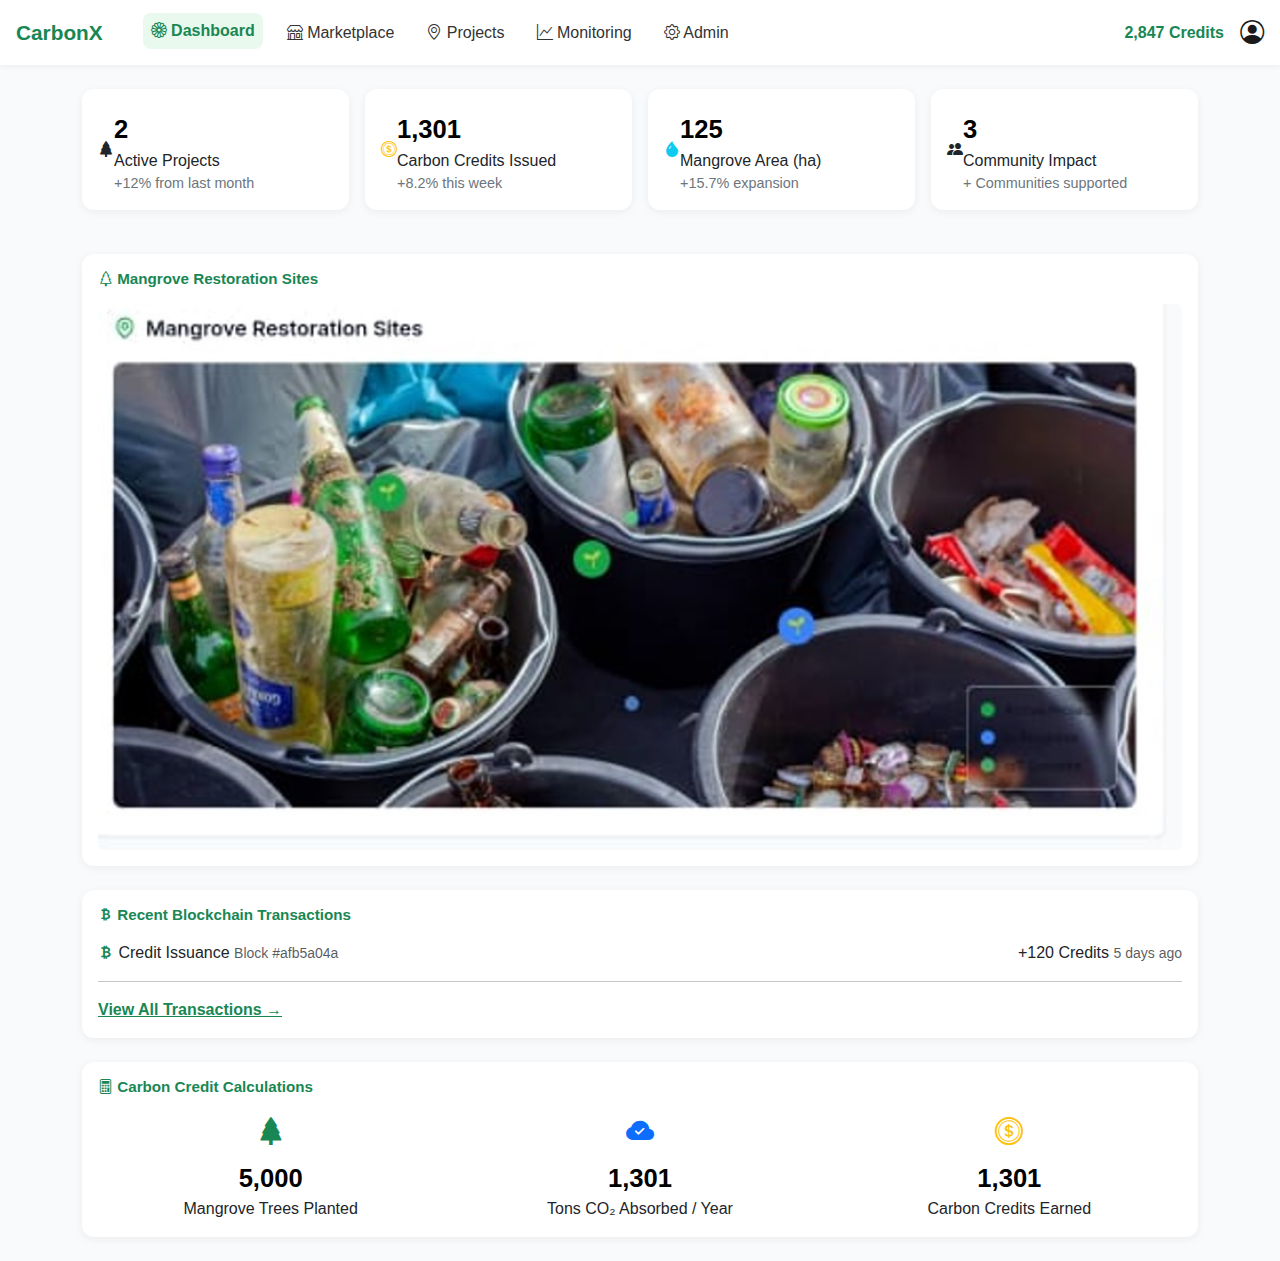
<file: index.html>
<!DOCTYPE html>
<html lang="en">
<head>
  <meta charset="UTF-8">
  <title>CarbonX Dashboard</title>
  <!-- Bootstrap 5 -->
  <link href="https://cdn.jsdelivr.net/npm/bootstrap@5.3.0/dist/css/bootstrap.min.css" rel="stylesheet">
  <!-- Bootstrap Icons -->
  <link href="https://cdn.jsdelivr.net/npm/bootstrap-icons@1.10.5/font/bootstrap-icons.css" rel="stylesheet">
   <link rel="stylesheet" href="style.css">
  
</head>
<body>
  <!-- Navbar placeholder -->
  <div id="navbar"></div>

  <div class="container my-4">
    <!-- Stats -->
    <div class="row g-3 mb-4">
      <div class="col-md-3">
        <div class="card p-3">
          <div class="d-flex align-items-center">
            <i class="bi bi-tree-fill symbol"></i>
            <div>
              <div class="stat-value">2</div>
              <div class="stat-label">Active Projects</div>
              <div class="stat-change">+12% from last month</div>
            </div>
          </div>
        </div>
      </div>
      <div class="col-md-3">
        <div class="card p-3">
          <div class="d-flex align-items-center">
            <i class="bi bi-coin symbol text-warning"></i>
            <div>
              <div class="stat-value">1,301</div>
              <div class="stat-label">Carbon Credits Issued</div>
              <div class="stat-change">+8.2% this week</div>
            </div>
          </div>
        </div>
      </div>
      <div class="col-md-3">
        <div class="card p-3">
          <div class="d-flex align-items-center">
            <i class="bi bi-droplet-fill symbol text-info"></i>
            <div>
              <div class="stat-value">125</div>
              <div class="stat-label">Mangrove Area (ha)</div>
              <div class="stat-change">+15.7% expansion</div>
            </div>
          </div>
        </div>
      </div>
      <div class="col-md-3">
        <div class="card p-3">
          <div class="d-flex align-items-center">
            <i class="bi bi-people-fill symbol"></i>
            <div>
              <div class="stat-value">3</div>
              <div class="stat-label">Community Impact</div>
              <div class="stat-change">+ Communities supported</div>
            </div>
          </div>
        </div>
      </div>
    </div>

    <!-- Mangrove Restoration Sites -->
    <div class="card p-3 mb-4">
      <h6 class="section-title"><i class="bi bi-tree"></i> Mangrove Restoration Sites</h6>
      <img src="mangrove.jpg" class="w-100 rounded" alt="Mangrove Sites">
    </div>

    <!-- Recent Blockchain Transactions -->
    <div class="card p-3 mb-4">
      <h6 class="section-title"><i class="bi bi-currency-bitcoin"></i> Recent Blockchain Transactions</h6>
      <div class="transaction d-flex justify-content-between">
        <div><i class="bi bi-currency-bitcoin text-success"></i> Credit Issuance <small class="text-muted">Block #afb5a04a</small></div>
        <div class="credit-green">+120 Credits <small class="text-muted">5 days ago</small></div>
      </div>
      <hr>
      <a href="transactions.html" class="text-success fw-bold">View All Transactions →</a>
    </div>

    <!-- Carbon Credit Calculations -->
    <div class="card p-3">
      <h6 class="section-title"><i class="bi bi-calculator"></i> Carbon Credit Calculations</h6>
      <div class="row text-center">
        <div class="col-md-4">
          <i class="bi bi-tree-fill text-success fs-3"></i>
          <div class="stat-value">5,000</div>
          <div class="stat-label">Mangrove Trees Planted</div>
        </div>
        <div class="col-md-4">
          <i class="bi bi-cloud-check-fill text-primary fs-3"></i>
          <div class="stat-value">1,301</div>
          <div class="stat-label">Tons CO₂ Absorbed / Year</div>
        </div>
        <div class="col-md-4">
          <i class="bi bi-coin text-warning fs-3"></i>
          <div class="stat-value">1,301</div>
          <div class="stat-label">Carbon Credits Earned</div>
        </div>
      </div>
    </div>
  </div>

  <!-- Bootstrap JS -->
  <script src="https://cdn.jsdelivr.net/npm/bootstrap@5.3.0/dist/js/bootstrap.bundle.min.js"></script>

  <!-- Load Navbar dynamically -->
  <script>
    fetch("navbar.html")
      .then(res => res.text())
      .then(data => {
        document.getElementById("navbar").innerHTML = data;

        // Highlight active page
        const currentPage = location.pathname.split("/").pop();
        document.querySelectorAll("#navbar .nav-link").forEach(link => {
          if (link.getAttribute("href") === currentPage) {
            link.classList.add("active");
          }
        });
      });
  </script>
</body>
</html>
</file>
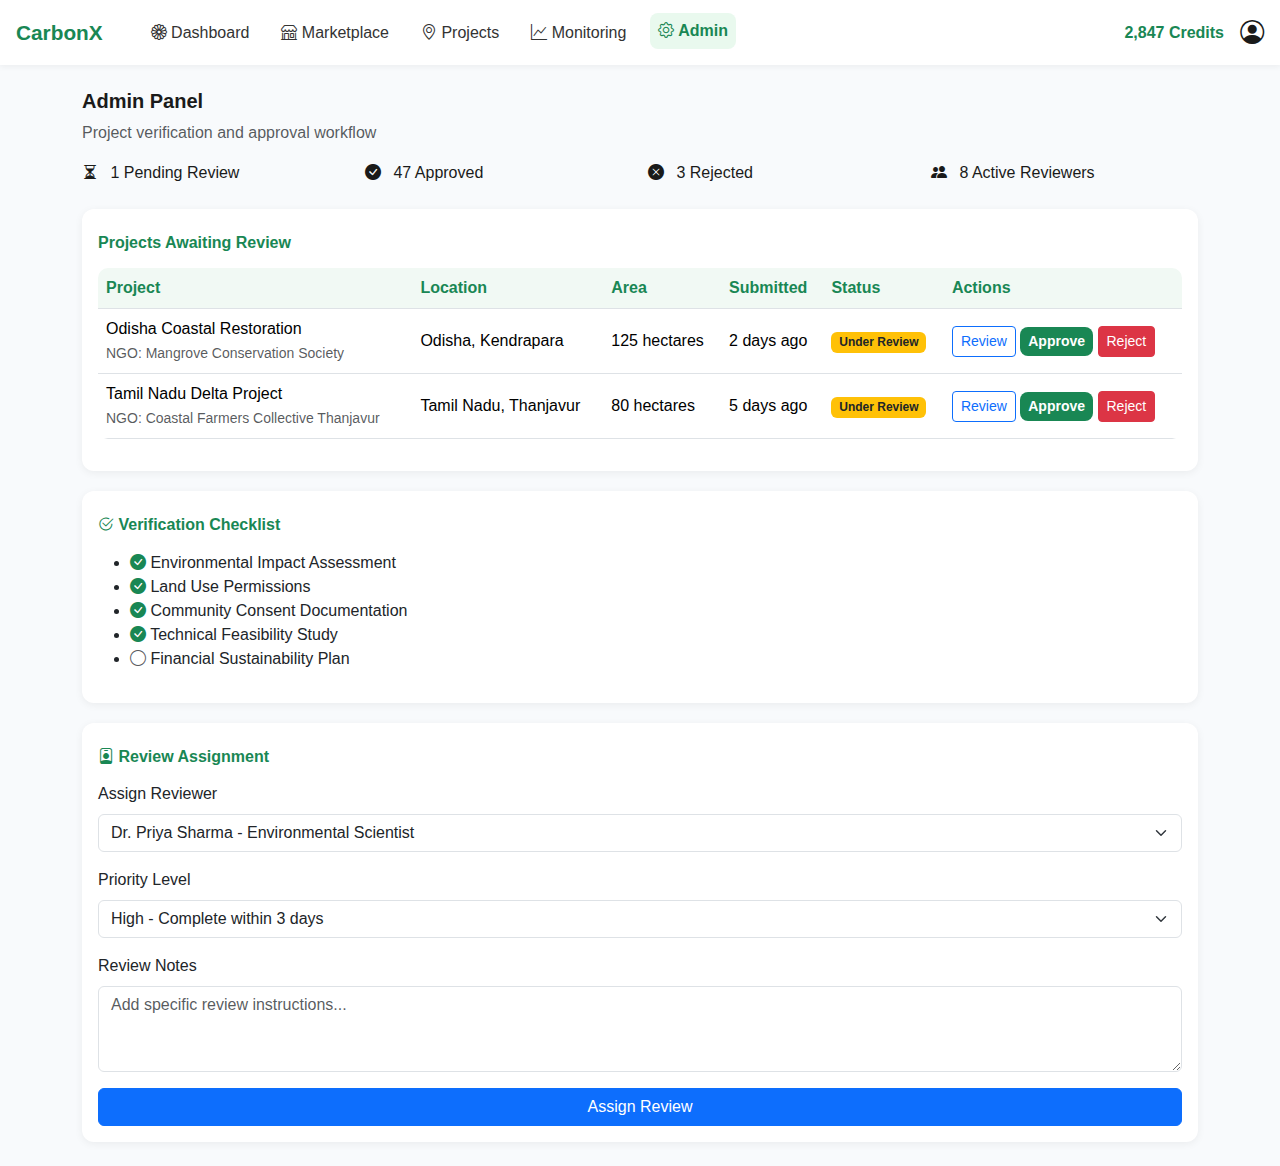
<file: admin.html>
<!DOCTYPE html>
<html lang="en">
<head>
  <meta charset="UTF-8">
  <title>CarbonX | Admin Panel</title>
  <!-- Bootstrap 5 -->
  <link href="https://cdn.jsdelivr.net/npm/bootstrap@5.3.0/dist/css/bootstrap.min.css" rel="stylesheet">
  <!-- Bootstrap Icons -->
  <link href="https://cdn.jsdelivr.net/npm/bootstrap-icons@1.10.5/font/bootstrap-icons.css" rel="stylesheet">
  <link rel="stylesheet" href="style.css">
</head>
<body>

  <!-- Navbar -->
  <div id="navbar"></div>
  <div class="container my-4">
    <h5 class="fw-bold">Admin Panel</h5>
    <p class="text-muted">Project verification and approval workflow</p>

    <!-- Status Boxes -->
    <div class="row g-3 mb-4">
      <div class="col-md-3">
        <div class="status-box status-pending"><i class="bi bi-hourglass-split me-2"></i> 1 Pending Review</div>
      </div>
      <div class="col-md-3">
        <div class="status-box status-approved"><i class="bi bi-check-circle-fill me-2"></i> 47 Approved</div>
      </div>
      <div class="col-md-3">
        <div class="status-box status-rejected"><i class="bi bi-x-circle-fill me-2"></i> 3 Rejected</div>
      </div>
      <div class="col-md-3">
        <div class="status-box status-reviewers"><i class="bi bi-people-fill me-2"></i> 8 Active Reviewers</div>
      </div>
    </div>

    <!-- Projects Awaiting Review -->
    <div class="card p-3">
      <h6 class="fw-bold mb-3">Projects Awaiting Review</h6>
      <table class="table align-middle">
        <thead>
          <tr>
            <th>Project</th>
            <th>Location</th>
            <th>Area</th>
            <th>Submitted</th>
            <th>Status</th>
            <th>Actions</th>
          </tr>
        </thead>
        <tbody>
          <tr>
            <td>Odisha Coastal Restoration <br><small class="text-muted">NGO: Mangrove Conservation Society</small></td>
            <td>Odisha, Kendrapara</td>
            <td>125 hectares</td>
            <td>2 days ago</td>
            <td><span class="badge bg-warning text-dark">Under Review</span></td>
            <td>
              <button class="btn btn-sm btn-outline-primary">Review</button>
              <button class="btn btn-sm btn-success btn-toggle" onclick="toggleDecision(this, 'approve')">Approve</button>
              <button class="btn btn-sm btn-danger btn-toggle" onclick="toggleDecision(this, 'reject')">Reject</button>
            </td>
          </tr>
          <tr>
            <td>Tamil Nadu Delta Project <br><small class="text-muted">NGO: Coastal Farmers Collective Thanjavur</small></td>
            <td>Tamil Nadu, Thanjavur</td>
            <td>80 hectares</td>
            <td>5 days ago</td>
            <td><span class="badge bg-warning text-dark">Under Review</span></td>
            <td>
              <button class="btn btn-sm btn-outline-primary">Review</button>
              <button class="btn btn-sm btn-success btn-toggle" onclick="toggleDecision(this, 'approve')">Approve</button>
              <button class="btn btn-sm btn-danger btn-toggle" onclick="toggleDecision(this, 'reject')">Reject</button>
            </td>
          </tr>
        </tbody>
      </table>
    </div>

    <!-- Verification Checklist -->
    <div class="card p-3">
      <h6 class="fw-bold mb-3"><i class="bi bi-check2-circle text-success"></i> Verification Checklist</h6>
      <ul class="checklist">
        <li><i class="bi bi-check-circle-fill text-success"></i> Environmental Impact Assessment</li>
        <li><i class="bi bi-check-circle-fill text-success"></i> Land Use Permissions</li>
        <li><i class="bi bi-check-circle-fill text-success"></i> Community Consent Documentation</li>
        <li><i class="bi bi-check-circle-fill text-success"></i> Technical Feasibility Study</li>
        <li><i class="bi bi-circle text-muted"></i> Financial Sustainability Plan</li>
      </ul>
    </div>

    <!-- Review Assignment -->
    <div class="card p-3">
      <h6 class="fw-bold mb-3"><i class="bi bi-person-badge"></i> Review Assignment</h6>
      <form id="reviewForm">
        <div class="mb-3">
          <label class="form-label">Assign Reviewer</label>
          <select class="form-select">
            <option selected>Dr. Priya Sharma - Environmental Scientist</option>
            <option>Mr. Arjun Mehta - Ecologist</option>
            <option>Ms. Kavita Nair - Policy Specialist</option>
          </select>
        </div>
        <div class="mb-3">
          <label class="form-label">Priority Level</label>
          <select class="form-select">
            <option>High - Complete within 3 days</option>
            <option>Medium - Complete within 7 days</option>
            <option>Low - Complete within 14 days</option>
          </select>
        </div>
        <div class="mb-3">
          <label class="form-label">Review Notes</label>
          <textarea class="form-control" rows="3" placeholder="Add specific review instructions..."></textarea>
        </div>
        <button type="submit" class="btn btn-primary w-100">Assign Review</button>
      </form>
      <div id="reviewMessage" class="alert alert-success mt-3 d-none">✅ Review is saved</div>
    </div>

  </div>

  <script>
    // Toggle Approve/Reject
    function toggleDecision(button, decision) {
      const row = button.closest("tr");
      const approveBtn = row.querySelector(".btn-success");
      const rejectBtn = row.querySelector(".btn-danger");

      if (decision === "approve") {
        approveBtn.classList.add("active");
        rejectBtn.classList.remove("active");
      } else {
        rejectBtn.classList.add("active");
        approveBtn.classList.remove("active");
      }
    }

    // Assign Review form
    document.getElementById("reviewForm").addEventListener("submit", function(e) {
      e.preventDefault();
      document.getElementById("reviewMessage").classList.remove("d-none");
    });
  </script>
<script>
    // Load navbar from external file
    fetch("navbar.html")
      .then(res => res.text())
      .then(data => {
        document.getElementById("navbar").innerHTML = data;

        // Highlight current page
        const links = document.querySelectorAll("#navbar .nav-link");
        links.forEach(link => {
          if (link.getAttribute("href") === location.pathname.split("/").pop()) {
            link.classList.add("active");
          }
        });
      });
  </script>
</body>
</html>
</file>
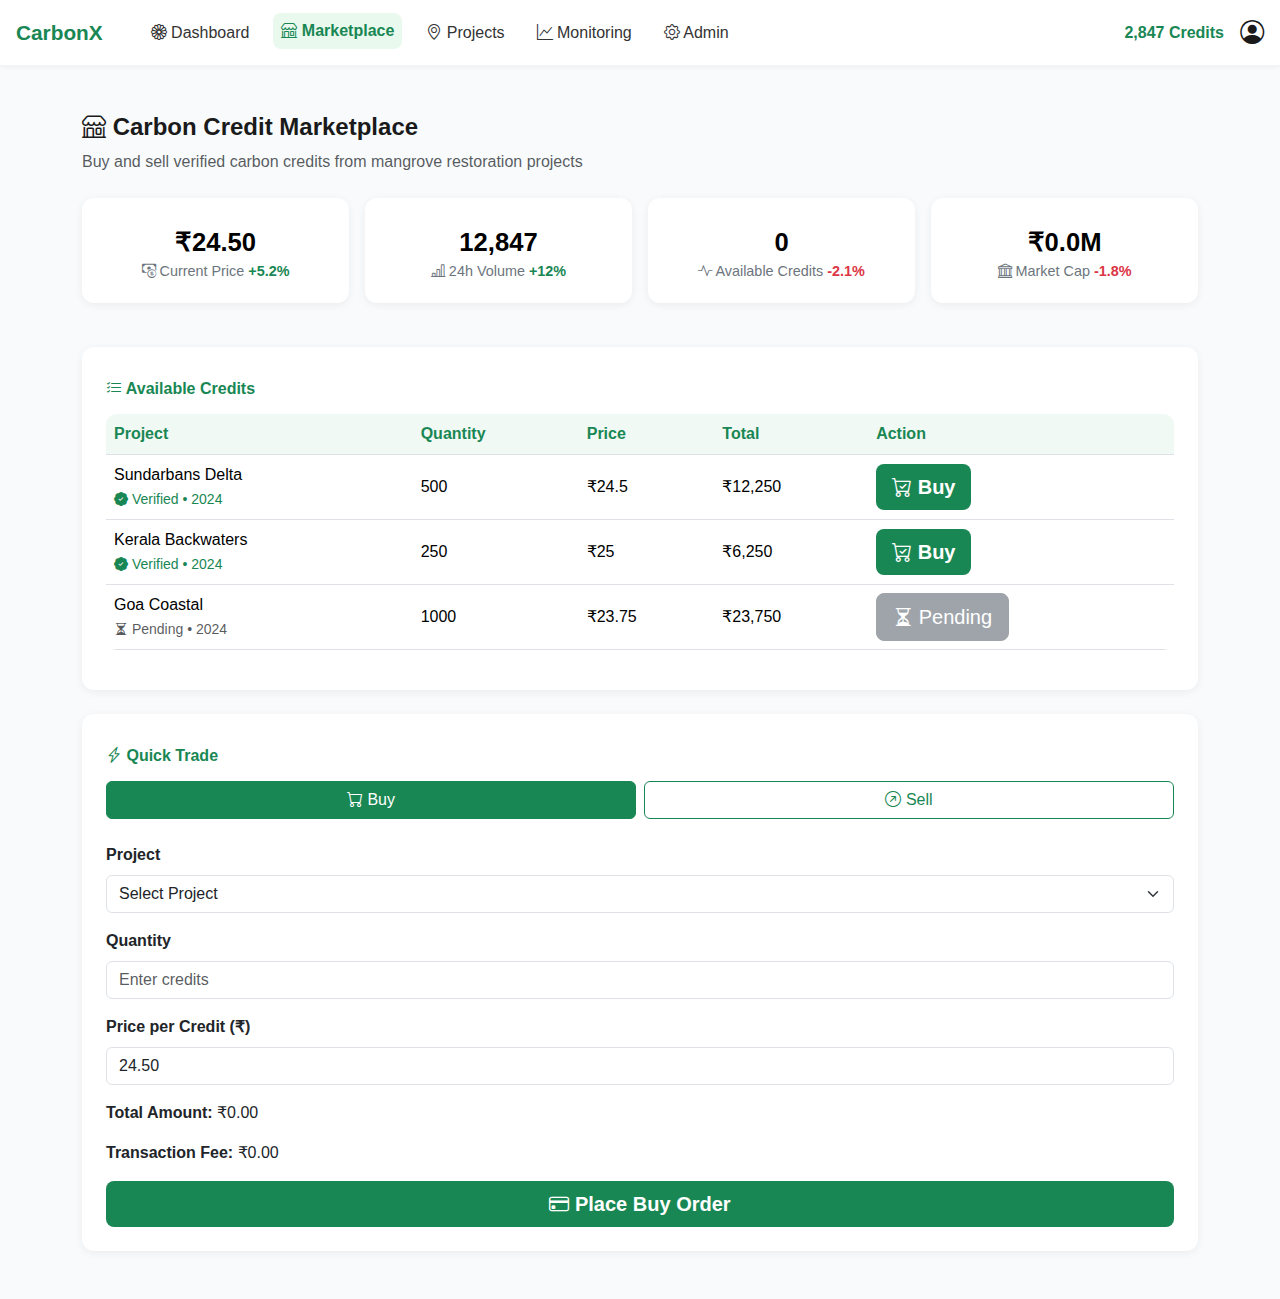
<file: marketplace.html>
<!DOCTYPE html>
<html lang="en">
<head>
  <meta charset="UTF-8">
  <title>CarbonX Marketplace</title>

  <!-- Bootstrap 5 -->
  <link href="https://cdn.jsdelivr.net/npm/bootstrap@5.3.0/dist/css/bootstrap.min.css" rel="stylesheet">

  <!-- Icons -->
  <link href="https://cdn.jsdelivr.net/npm/bootstrap-icons@1.10.5/font/bootstrap-icons.css" rel="stylesheet">
 <link rel="stylesheet" href="style.css">
</head>
<body>

  <!-- Navbar -->
  <div id="navbar"></div>

  <div class="container my-5">

    <!-- Title -->
    <h4 class="fw-bold mb-2"><i class="bi bi-shop"></i> Carbon Credit Marketplace</h4>
    <p class="text-muted mb-4">Buy and sell verified carbon credits from mangrove restoration projects</p>

    <!-- Stats -->
    <div class="row g-3 mb-4">
      <div class="col-md-3">
        <div class="card stat-card">
          <div id="currentPrice" class="stat-value">₹24.50</div>
          <div class="stat-change"><i class="bi bi-cash-coin"></i> Current Price <span class="positive">+5.2%</span></div>
        </div>
      </div>
      <div class="col-md-3">
        <div class="card stat-card">
          <div id="volume24h" class="stat-value">12,847</div>
          <div class="stat-change"><i class="bi bi-bar-chart-line"></i> 24h Volume <span class="positive">+12%</span></div>
        </div>
      </div>
      <div class="col-md-3">
        <div class="card stat-card">
          <div id="availableCredits" class="stat-value">0</div>
          <div class="stat-change"><i class="bi bi-activity"></i> Available Credits <span class="negative">-2.1%</span></div>
        </div>
      </div>
      <div class="col-md-3">
        <div class="card stat-card">
          <div id="marketCap" class="stat-value">₹0.0M</div>
          <div class="stat-change"><i class="bi bi-bank"></i> Market Cap <span class="negative">-1.8%</span></div>
        </div>
      </div>
    </div>

    <!-- Available Credits -->
    <div class="card p-4 mb-4">
      <h6 class="fw-bold mb-3"><i class="bi bi-list-check"></i> Available Credits</h6>
      <table class="table">
        <thead>
          <tr>
            <th>Project</th>
            <th>Quantity</th>
            <th>Price</th>
            <th>Total</th>
            <th>Action</th>
          </tr>
        </thead>
        <tbody>
          <tr>
            <td>Sundarbans Delta <br><small class="text-success"><i class="bi bi-patch-check-fill"></i> Verified • 2024</small></td>
            <td>500</td>
            <td>₹24.5</td>
            <td>₹12,250</td>
            <td><button class="btn btn-success btn-lg"><i class="bi bi-cart-check"></i> Buy</button></td>
          </tr>
          <tr>
            <td>Kerala Backwaters <br><small class="text-success"><i class="bi bi-patch-check-fill"></i> Verified • 2024</small></td>
            <td>250</td>
            <td>₹25</td>
            <td>₹6,250</td>
            <td><button class="btn btn-success btn-lg"><i class="bi bi-cart-check"></i> Buy</button></td>
          </tr>
          <tr>
            <td>Goa Coastal <br><small class="text-muted"><i class="bi bi-hourglass-split"></i> Pending • 2024</small></td>
            <td>1000</td>
            <td>₹23.75</td>
            <td>₹23,750</td>
            <td><button class="btn btn-secondary btn-lg" disabled><i class="bi bi-hourglass-split"></i> Pending</button></td>
          </tr>
        </tbody>
      </table>
    </div>

    <!-- Quick Trade -->
    <div class="card p-4">
      <h6 class="fw-bold mb-3"><i class="bi bi-lightning-charge"></i> Quick Trade</h6>

      <!-- Tabs -->
      <div class="d-flex gap-2 mb-4">
        <button class="btn btn-outline-success tab-btn active w-50" id="buyTab"><i class="bi bi-cart"></i> Buy</button>
        <button class="btn btn-outline-success tab-btn w-50" id="sellTab"><i class="bi bi-arrow-up-right-circle"></i> Sell</button>
      </div>

      <!-- Form -->
      <form id="marketForm" class="form-section">
        <div class="mb-3">
          <label class="form-label fw-bold">Project</label>
          <select class="form-select" id="projectName" required>
            <option value="">Select Project</option>
            <option value="24.5">Sundarbans Delta</option>
            <option value="25">Kerala Backwaters</option>
            <option value="23.75">Goa Coastal</option>
          </select>
        </div>
        <div class="mb-3">
          <label class="form-label fw-bold">Quantity</label>
          <input type="number" class="form-control" id="credits" placeholder="Enter credits" required>
        </div>
        <div class="mb-3">
          <label class="form-label fw-bold">Price per Credit (₹)</label>
          <input type="number" step="0.01" class="form-control" id="price" value="24.50" required>
        </div>
        <div class="mb-3">
          <p><strong>Total Amount:</strong> ₹<span id="totalAmount">0.00</span></p>
          <p><strong>Transaction Fee:</strong> ₹<span id="transactionFee">0.00</span></p>
        </div>
        <button type="submit" class="btn btn-success w-100 fs-5 py-2" id="submitBtn"><i class="bi bi-credit-card"></i> Place Buy Order</button>
      </form>
    </div>

  </div>

  <!-- Bootstrap JS -->
  <script src="https://cdn.jsdelivr.net/npm/bootstrap@5.3.0/dist/js/bootstrap.bundle.min.js"></script>

  <script>
    const buyTab = document.getElementById("buyTab");
    const sellTab = document.getElementById("sellTab");
    const submitBtn = document.getElementById("submitBtn");
    const creditsInput = document.getElementById("credits");
    const priceInput = document.getElementById("price");
    const totalAmount = document.getElementById("totalAmount");
    const transactionFee = document.getElementById("transactionFee");
    const currentPrice = document.getElementById("currentPrice");
    const volume24h = document.getElementById("volume24h");
    const marketCap = document.getElementById("marketCap");
    const projectSelect = document.getElementById("projectName");

    let marketCapValue = 0;
    let volumeValue = 12847;

    // Toggle Buy/Sell Tabs
    buyTab.addEventListener("click", () => {
      buyTab.classList.add("active");
      sellTab.classList.remove("active");
      submitBtn.innerHTML = '<i class="bi bi-credit-card"></i> Place Buy Order';
      submitBtn.classList.remove("btn-danger");
      submitBtn.classList.add("btn-success");
    });

    sellTab.addEventListener("click", () => {
      sellTab.classList.add("active");
      buyTab.classList.remove("active");
      submitBtn.innerHTML = '<i class="bi bi-credit-card"></i> Place Sell Order';
      submitBtn.classList.remove("btn-success");
      submitBtn.classList.add("btn-danger");
    });

    // Auto calculate total + fee
    function calculate() {
      const credits = parseFloat(creditsInput.value) || 0;
      const price = parseFloat(priceInput.value) || 0;
      const total = credits * price;
      const fee = total * 0.02; // 2% fee
      totalAmount.textContent = total.toFixed(2);
      transactionFee.textContent = fee.toFixed(2);

      // Update Current Price live
      if (price > 0) {
        currentPrice.textContent = "₹" + price.toFixed(2);
      }
    }

    creditsInput.addEventListener("input", calculate);
    priceInput.addEventListener("input", calculate);

    // Project selection updates default price
    projectSelect.addEventListener("change", () => {
      if (projectSelect.value) {
        priceInput.value = projectSelect.value;
        calculate();
      }
    });

    // Handle Form Submit
    document.getElementById("marketForm").addEventListener("submit", (e) => {
      e.preventDefault();
      const total = parseFloat(totalAmount.textContent) || 0;
      const credits = parseFloat(creditsInput.value) || 0;

      // Update stats
      volumeValue += credits;
      marketCapValue += total;
      volume24h.textContent = volumeValue.toLocaleString();
      marketCap.textContent = "₹" + (marketCapValue / 1000000).toFixed(1) + "M";

      alert("✅ Order placed successfully!");
      creditsInput.value = "";
      calculate();
    });
  </script>

  <script>
    // Load navbar from external file
    fetch("navbar.html")
      .then(res => res.text())
      .then(data => {
        document.getElementById("navbar").innerHTML = data;

        // Highlight current page
        const links = document.querySelectorAll("#navbar .nav-link");
        links.forEach(link => {
          if (link.getAttribute("href") === location.pathname.split("/").pop()) {
            link.classList.add("active");
          }
        });
      });
  </script>

</body>
</html>
</file>
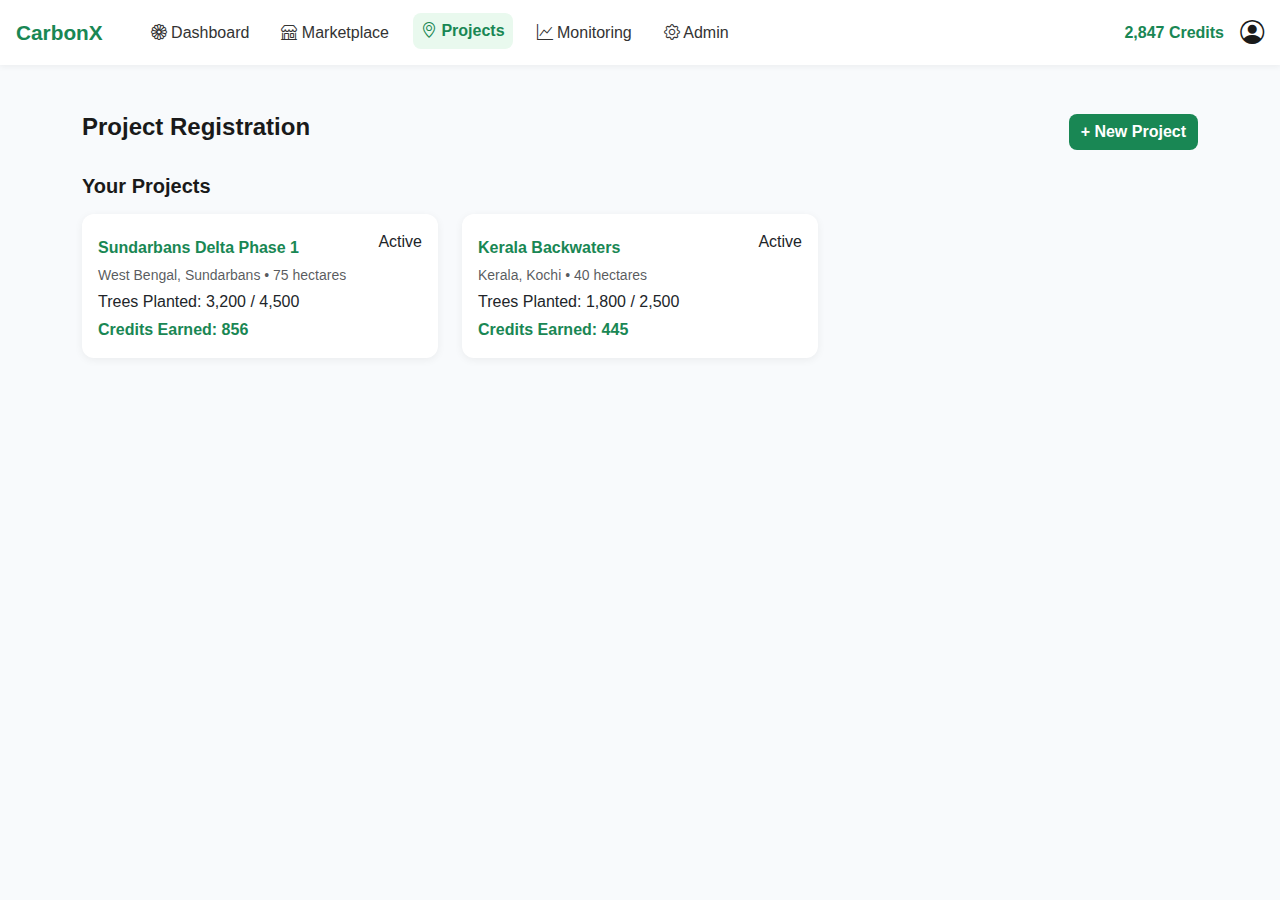
<file: projects.html>
<!DOCTYPE html>
<html lang="en">
<head>
  <meta charset="UTF-8">
  <title>CarbonX Projects</title>
  <link href="https://cdn.jsdelivr.net/npm/bootstrap@5.3.0/dist/css/bootstrap.min.css" rel="stylesheet">
  <link href="https://cdn.jsdelivr.net/npm/bootstrap-icons@1.10.5/font/bootstrap-icons.css" rel="stylesheet">
    <link rel="stylesheet" href="style.css">
  
</head>
<body>

  <!-- Navbar -->
   <div id="navbar"></div>
  <div class="container my-5">

    <!-- Project Registration Header -->
    <div class="d-flex justify-content-between align-items-center mb-4">
      <h4 class="fw-bold">Project Registration</h4>
      <button class="btn btn-success" data-bs-toggle="collapse" data-bs-target="#newProjectForm">
        + New Project
      </button>
    </div>

    <!-- Project Form -->
    <div class="collapse" id="newProjectForm">
      <div class="card p-4 mb-4">
        <h6 class="fw-bold mb-3">Register New Restoration Site</h6>
        <form id="projectForm">
          <div class="row g-3">
            <div class="col-md-6">
              <label class="form-label fw-bold">Project Name *</label>
              <input type="text" class="form-control" id="projectName" required>
            </div>
            <div class="col-md-6">
              <label class="form-label fw-bold">Location *</label>
              <input type="text" class="form-control" id="location" required>
            </div>
            <div class="col-md-4">
              <label class="form-label fw-bold">Area (hectares)</label>
              <input type="number" class="form-control" id="area">
            </div>
            <div class="col-md-4">
              <label class="form-label fw-bold">Expected Trees</label>
              <input type="number" class="form-control" id="trees">
            </div>
            <div class="col-md-4">
              <label class="form-label fw-bold">Project Duration (years)</label>
              <input type="number" class="form-control" id="duration">
            </div>
            <div class="col-12">
              <label class="form-label fw-bold">Project Description *</label>
              <textarea class="form-control" rows="3" id="description" required></textarea>
            </div>
            <div class="col-6">
              <div class="upload-card">
                <i class="bi bi-folder2-open fs-2 text-success"></i>
                <p class="mb-1">Upload maps, permits, surveys</p>
                <small class="text-success">Browse Files</small>
              </div>
            </div>
            <div class="col-6">
              <div class="upload-card">
                <i class="bi bi-file-earmark-text fs-2 text-success"></i>
                <p class="mb-1">Upload EIA reports</p>
                <small class="text-success">Browse Files</small>
              </div>
            </div>
          </div>

          <div class="d-flex justify-content-end gap-2 mt-4">
            <button type="reset" class="btn btn-outline-secondary">Cancel</button>
            <button type="button" class="btn btn-outline-success">Save Draft</button>
            <button type="submit" class="btn btn-success">Submit for Review</button>
          </div>
        </form>
      </div>
    </div>

    <!-- Your Projects -->
    <h5 class="fw-bold mb-3">Your Projects</h5>
    <div class="row" id="projectList">
      <div class="col-md-4 mb-3">
        <div class="card p-3">
          <div class="d-flex justify-content-between">
            <h6 class="fw-bold">Sundarbans Delta Phase 1</h6>
            <span class="status-badge status-active">Active</span>
          </div>
          <p class="text-muted small mb-1">West Bengal, Sundarbans • 75 hectares</p>
          <p class="mb-1">Trees Planted: 3,200 / 4,500</p>
          <p class="mb-0 text-success fw-bold">Credits Earned: 856</p>
        </div>
      </div>

      <div class="col-md-4 mb-3">
        <div class="card p-3">
          <div class="d-flex justify-content-between">
            <h6 class="fw-bold">Kerala Backwaters</h6>
            <span class="status-badge status-active">Active</span>
          </div>
          <p class="text-muted small mb-1">Kerala, Kochi • 40 hectares</p>
          <p class="mb-1">Trees Planted: 1,800 / 2,500</p>
          <p class="mb-0 text-success fw-bold">Credits Earned: 445</p>
        </div>
      </div>
    </div>
  </div>

  <script src="https://cdn.jsdelivr.net/npm/bootstrap@5.3.0/dist/js/bootstrap.bundle.min.js"></script>
  <script>
    const projectForm = document.getElementById("projectForm");
    const projectList = document.getElementById("projectList");

    projectForm.addEventListener("submit", function(e) {
      e.preventDefault();

      const name = document.getElementById("projectName").value;
      const location = document.getElementById("location").value;
      const area = document.getElementById("area").value || "N/A";
      const trees = document.getElementById("trees").value || "N/A";
      const duration = document.getElementById("duration").value || "N/A";

      const newCard = document.createElement("div");
      newCard.classList.add("col-md-4", "mb-3");
      newCard.innerHTML = `
        <div class="card p-3">
          <div class="d-flex justify-content-between">
            <h6 class="fw-bold">${name}</h6>
            <span class="status-badge status-review">Under Review</span>
          </div>
          <p class="text-muted small mb-1">${location} • ${area} hectares</p>
          <p class="mb-1">Expected Trees: ${trees}</p>
          <p class="mb-0 text-warning fw-bold">Draft Project</p>
        </div>
      `;

      projectList.appendChild(newCard);
      projectForm.reset();
    });
  </script>
  <script>
    // Load navbar from external file
    fetch("navbar.html")
      .then(res => res.text())
      .then(data => {
        document.getElementById("navbar").innerHTML = data;

        // Highlight current page
        const links = document.querySelectorAll("#navbar .nav-link");
        links.forEach(link => {
          if (link.getAttribute("href") === location.pathname.split("/").pop()) {
            link.classList.add("active");
          }
        });
      });
  </script>
</body>
</html>
</file>
<file: style.css>
/* Global */
body {
  background-color: #f4f6f9;
  font-family: "Inter", sans-serif;
  color: #333;
}

/* Navbar */
.navbar {
  background-color: #ffffff;
  padding: 0.8rem 1rem;
  box-shadow: 0 2px 8px rgba(0,0,0,0.05);
}
.navbar-brand {
  font-size: 1.25rem;
  font-weight: 700;
  color: #16a34a !important;
}
.nav-link {
  font-weight: 500;
  color: #555 !important;
}
.nav-link.active {
  color: #16a34a !important;
  font-weight: 600;
}

/* Dashboard Cards */
.card {
  border: none;
  border-radius: 14px;
  box-shadow: 0 4px 12px rgba(0,0,0,0.06);
  transition: transform 0.2s ease;
}
.card:hover {
  transform: translateY(-2px);
}
.card h6 {
  font-size: 0.95rem;
  font-weight: 600;
  color: #555;
}
.stat-value {
  font-size: 1.6rem;
  font-weight: 700;
  margin-top: 5px;
}
.stat-change {
  font-size: 0.85rem;
  color: #16a34a;
}
.stat-change.danger {
  color: #dc3545;
}

/* Hero Section */
.hero-img {
  border-radius: 14px 14px 0 0;
  width: 100%;
  height: 280px;
  object-fit: cover;
}
.card h6.fw-bold {
  margin-top: 0.5rem;
  font-size: 1rem;
}

/* Transactions */
#transactionsList {
  margin-top: 0.75rem;
}
.transaction-item {
  display: flex;
  justify-content: space-between;
  align-items: center;
  background: #fdfdfd;
  border: 1px solid #e5e7eb;
  padding: 12px 16px;
  border-radius: 10px;
  margin-bottom: 0.6rem;
  font-size: 0.9rem;
}
.transaction-item i {
  color: #16a34a;
}
.transaction-item .fw-bold {
  font-size: 0.95rem;
}

/* Calculations Section */
#treesPlanted, #co2Absorbed, #creditsEarned {
  font-size: 1.5rem;
  font-weight: 700;
  color: #111827;
}
.container .card small {
  color: #6b7280;
  font-weight: 500;
}

/* Buttons/Links */
a.text-decoration-none {
  font-weight: 600;
  color: #16a34a !important;
}
a.text-decoration-none:hover {
  text-decoration: underline;
}

/* Responsive Fix */
@media (max-width: 768px) {
  .stat-value {
    font-size: 1.3rem;
  }
  .navbar-brand {
    font-size: 1.1rem;
  }
}
/* Global Theme */
body {
  background-color: #f8fafc; /* Light background */
  font-family: "Inter", sans-serif;
  color: #1a1a1a;
}

/* Navbar */
.navbar {
  background-color: #ffffff;
  box-shadow: 0 2px 6px rgba(0, 0, 0, 0.05);
  padding: 12px 24px;
}
.navbar-brand {
  font-weight: 700;
  font-size: 1.3rem;
  color: #198754 !important;
}
.nav-link {
  color: #333 !important;
  font-weight: 500;
  margin: 0 8px;
  transition: 0.2s;
}
.nav-link:hover, .nav-link.active {
  color: #198754 !important;
  background-color: #e9f9ee;
  border-radius: 8px;
  padding: 6px 12px;
}

/* Cards */
.card {
  background: #fff;
  border: none;
  border-radius: 12px;
  box-shadow: 0 2px 8px rgba(0, 0, 0, 0.06);
  padding: 20px;
  margin-bottom: 20px;
}
.card h6, .card h5 {
  font-weight: 600;
  color: #198754;
}

/* Stats Section */
.stat-card {
  text-align: center;
  padding: 20px;
}
.stat-value {
  font-size: 1.6rem;
  font-weight: bold;
  color: #000;
}
.stat-change {
  font-size: 0.9rem;
  font-weight: 500;
  color: #6c757d;
}
.positive {
  color: #198754;
  font-weight: bold;
}
.negative {
  color: #dc3545;
  font-weight: bold;
}

/* Buttons */
.btn-success {
  background-color: #198754 !important;
  border: none;
  border-radius: 8px;
  font-weight: 600;
  transition: 0.3s;
}
.btn-success:hover {
  background-color: #146c43 !important;
}

/* Section Headings */
.section-title {
  font-weight: 700;
  color: #198754;
  margin-bottom: 16px;
}

/* Tables */
.table {
  border-radius: 10px;
  overflow: hidden;
}
.table th {
  background-color: #f1f9f4;
  font-weight: 600;
  color: #198754;
}
.table td {
  vertical-align: middle;
}

/* Utility Badges */
.badge-green {
  background: #e9f9ee;
  color: #198754;
  font-weight: 600;
  border-radius: 6px;
  padding: 4px 8px;
}
.badge-blue {
  background: #e6f2ff;
  color: #0d6efd;
}
.badge-yellow {
  background: #fff9e6;
  color: #ffc107;
}
</file>
